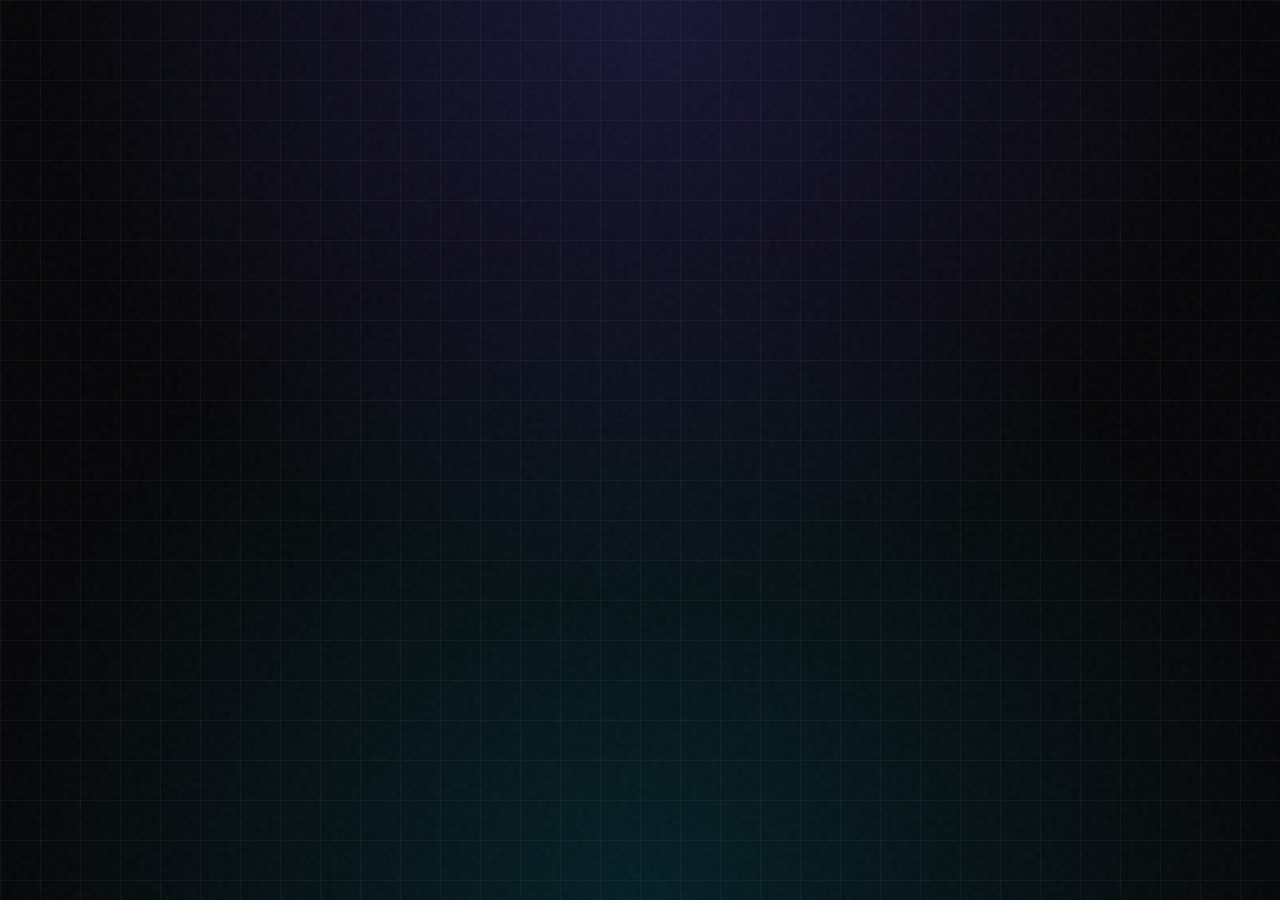
<file: projects.html>
<!doctype html>
<html lang="en">
<head>
<meta charset="utf-8" />
<meta name="viewport" content="width=device-width, initial-scale=1, viewport-fit=cover" />
<title>Projects · Bryce Koning</title>
<meta name="theme-color" content="#050608" />

<style>
  :root {
    --bg: #050608;
    --ink: #f0f4f8;
    --muted: #8b9bb4;
    --border: rgba(255, 255, 255, 0.1);

    --hi1: #6c5cff;
    --hi2: #00d2ff;

    --br: 24px;
    --ease: cubic-bezier(0.175, 0.885, 0.32, 1.275);
  }

  * { box-sizing: border-box; -webkit-tap-highlight-color: transparent; }

  html {
  scroll-behavior: smooth;
}

  html, body {
  height: 100%;
  margin: 0;
  overflow-x: hidden;
  overflow-y: auto;
}

  body {
    color: var(--ink);
    background-color: var(--bg);
    background-image:
      radial-gradient(circle at 50% 0%, rgba(108, 92, 255, 0.18), transparent 55%),
      radial-gradient(circle at 50% 100%, rgba(0, 210, 255, 0.12), transparent 60%),
      linear-gradient(rgba(255,255,255,0.04) 1px, transparent 1px),
      linear-gradient(90deg, rgba(255,255,255,0.04) 1px, transparent 1px);
    background-size:
      100% 100%,
      100% 100%,
      40px 40px,
      40px 40px;

    font-family: -apple-system, BlinkMacSystemFont, "Segoe UI", Roboto, Helvetica, sans-serif;
    display: flex;
    justify-content: center;
    align-items: center;
    padding: 20px;
    padding-bottom: env(safe-area-inset-bottom, 20px);
    animation: breathe 18s ease infinite;
  }

  @keyframes breathe {
    0% { background-position: 50% 0%, 50% 100%, 0 0, 0 0; }
    50% { background-position: 50% 8%, 50% 92%, 0 0, 0 0; }
    100% { background-position: 50% 0%, 50% 100%, 0 0, 0 0; }
  }

  .noise {
    position: fixed;
    inset: 0;
    pointer-events: none;
    z-index: 1;
    opacity: 0.04;
    background-image: url("data:image/svg+xml,%3Csvg viewBox='0 0 200 200' xmlns='http://www.w3.org/2000/svg'%3E%3Cfilter id='noiseFilter'%3E%3CfeTurbulence type='fractalNoise' baseFrequency='0.7' numOctaves='3' stitchTiles='stitch'/%3E%3C/filter%3E%3Crect width='100%25' height='100%25' filter='url(%23noiseFilter)'/%3E%3C/svg%3E");
  }

  .wrap {
    width: min(560px, 100%);
    position: relative;
    z-index: 2;
    opacity: 0;
    transform: translateY(20px);
    animation: slide-in 0.8s var(--ease) forwards;
  }

  @keyframes slide-in {
    to { opacity: 1; transform: translateY(0); }
  }

  .panel {
    border-radius: var(--br);
    padding: 32px 24px;
    background: rgba(20, 25, 35, 0.6);
    backdrop-filter: blur(30px) saturate(160%);
    border: 1px solid var(--border);
    box-shadow: 0 40px 80px -20px rgba(0,0,0,0.5);
  }

  header {
    display: flex;
    flex-direction: column;
    gap: 12px;
    margin-bottom: 24px;
  }

  .back {
    color: var(--muted);
    text-decoration: none;
    font-size: 13px;
    width: fit-content;
  }

  .back:hover {
    color: var(--ink);
  }

  h1 {
    margin: 0;
    font-size: 26px;
    font-weight: 700;
    letter-spacing: -0.02em;
  }

  .subtitle {
    color: var(--muted);
    font-size: 14px;
  }

  .projects {
    display: grid;
    gap: 14px;
    margin-top: 24px;
  }

  .project {
    padding: 18px 20px;
    border-radius: 18px;
    background: rgba(255,255,255,0.03);
    border: 1px solid rgba(255,255,255,0.06);
  }

  .project h2 {
    margin: 0 0 6px 0;
    font-size: 16px;
    font-weight: 600;
  }

  .project p {
    margin: 0;
    font-size: 14px;
    line-height: 1.45;
    color: var(--muted);
  }

  .stack {
    margin-top: 8px;
    font-size: 12px;
    font-family: ui-monospace, SFMono-Regular, Menlo, monospace;
    color: #aab6ff;
  }

  .footer {
    margin-top: 28px;
    text-align: center;
    font-size: 11px;
    color: var(--muted);
    opacity: 0.6;
  }

  @media (min-width: 768px) {
    .panel { padding: 40px 32px; }
    h1 { font-size: 30px; }
    .project h2 { font-size: 17px; }
    .project p { font-size: 15px; }
  }
  
  @media (max-width: 767px) {
  body {
    align-items: flex-start;
  }

  .wrap {
    margin-top: 12px;
  }
}
</style>
</head>

<body>
  <div class="noise" aria-hidden="true"></div>

  <main class="wrap">
    <div class="panel">
      <header>
        <a class="back" href="index.html">← Home</a>
        <h1>Projects</h1>
        <p class="subtitle">Internal tools, automation, and systems I’ve built</p>
      </header>

      <section class="projects">

        <div class="project">
          <h2>SPC Database & Search Tool</h2>
          <p>
            Replaced fragile Excel macros with a centralized, searchable database
            for quality data, inspection results, and test history.
          </p>
          <div class="stack">Python · SQLite · Streamlit</div>
        </div>

        <div class="project">
          <h2>Drawing OCR & Revision Extractor</h2>
          <p>
            Automated extraction of part numbers, revisions, and key specs from
            engineering PDFs to reduce manual entry errors.
          </p>
          <div class="stack">Python · OCR · OpenCV</div>
        </div>

        <div class="project">
          <h2>QC Training Matrix & Progress Tracker</h2>
          <p>
            Built a structured training and competency tracking system to support
            auditor leveling and ISO-aligned documentation.
          </p>
          <div class="stack">Excel · Forms · Process Design</div>
        </div>

        <div class="project">
          <h2>Manufacturing Data Utilities</h2>
          <p>
            Small internal apps for file parsing, report generation, and data cleanup
            used by operators without admin access.
          </p>
          <div class="stack">Python · GUI · Automation</div>
        </div>

      </section>

      <p class="footer">Made in Arizona 🌵 by me and 🤖's · 2025</p>
    </div>
  </main>
</body>
</html>
</file>
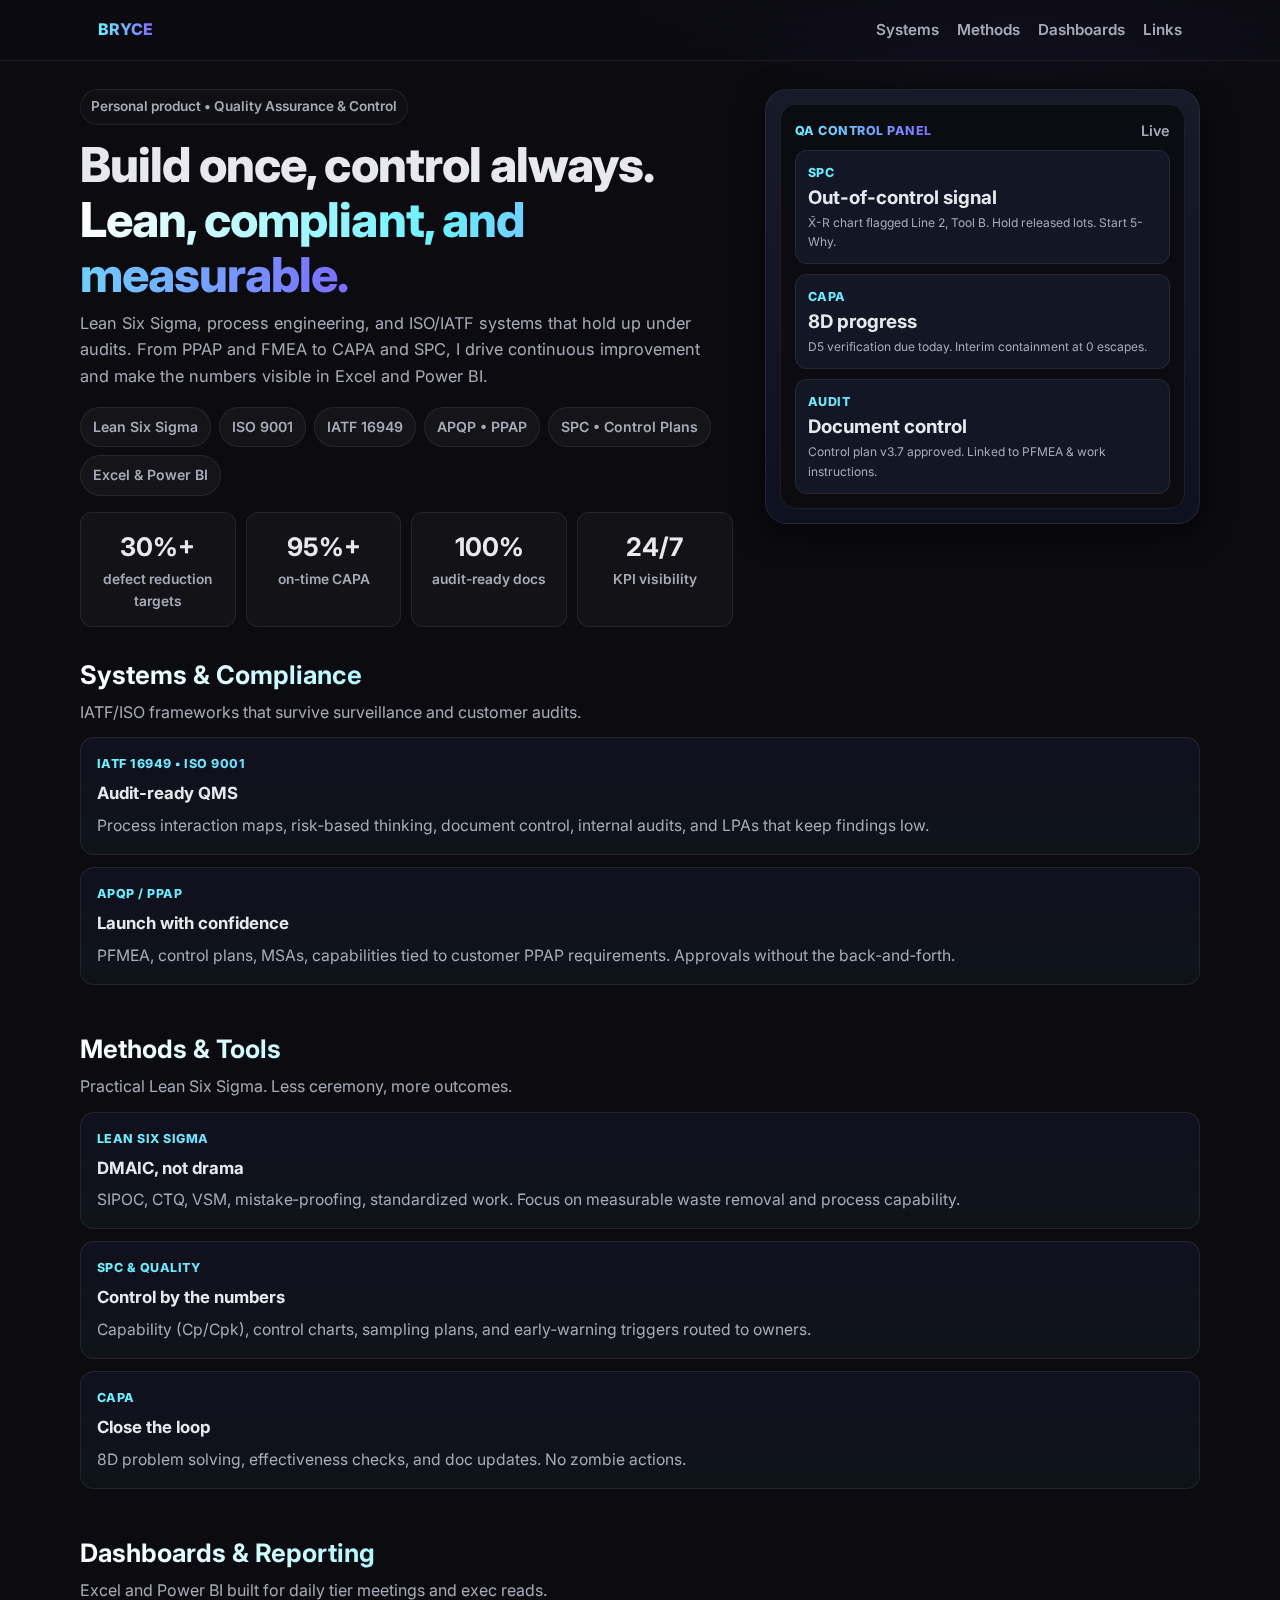
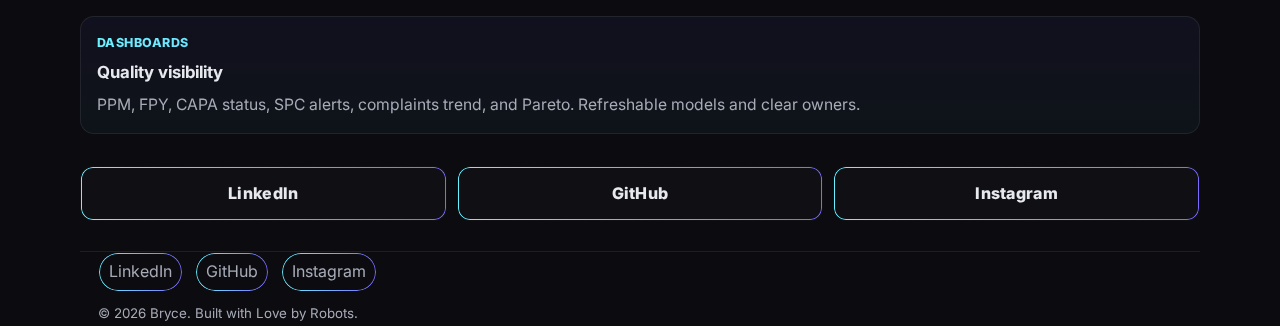
<file: qcspice.html>
<!DOCTYPE html>
<html lang="en">
<head>
  <meta charset="utf-8">
  <meta name="viewport" content="width=device-width, initial-scale=1">
  <title>Bryce's Site</title>
  <meta name="description" content="QA/QC leader blending Lean Six Sigma, ISO/IATF compliance, and pragmatic dashboards in Excel and Power BI.">
  <meta property="og:title" content="Bryce — Quality Assurance & Continuous Improvement">
  <meta property="og:description" content="Lean, compliant, and measurable. PPAP to SPC, CAPA to dashboards.">
  <meta property="og:type" content="website">
  <meta property="og:url" content="https://brycek.me">
  <meta name="theme-color" content="#0b0b0f">
  <link rel="preconnect" href="https://fonts.gstatic.com" crossorigin>
  <link href="https://fonts.googleapis.com/css2?family=Inter:wght@400;600;700;800&display=swap" rel="stylesheet">
  <style>
    :root{
      --bg:#0b0b10;
      --text:#e7e9ee;
      --muted:#a7abb7;
      --brand:#6cf1ff;
      --brand-2:#7b6cff;
      --card:#131624;
      --border:rgba(255,255,255,.08);
      --shadow:0 10px 30px rgba(0,0,0,.5);
      --glow:0 0 20px rgba(108,241,255,.35), 0 0 32px rgba(123,108,255,.25);
    }
    *{box-sizing:border-box;margin:0;padding:0}
    body{font-family:Inter,system-ui,-apple-system,Segoe UI,Roboto,Helvetica,Arial,sans-serif;background:radial-gradient(900px 500px at 80% -10%, rgba(124,104,255,.22), transparent 60%), radial-gradient(800px 500px at -10% -20%, rgba(108,241,255,.18), transparent 55%), var(--bg);color:var(--text);line-height:1.6}
    a{color:inherit;text-decoration:none}
    .container{max-width:1120px;margin:0 auto;padding:0 18px}
    /* Header */
    header{position:sticky;top:0;backdrop-filter:saturate(130%) blur(8px);background:linear-gradient(180deg, rgba(11,11,16,.75), rgba(11,11,16,.35) 70%, transparent);border-bottom:1px solid var(--border);z-index:30}
    .nav{display:flex;align-items:center;justify-content:space-between;height:60px}
    .brand{font-weight:800;letter-spacing:.3px}
    .brand span{background:linear-gradient(90deg,var(--brand),var(--brand-2));-webkit-background-clip:text;background-clip:text;color:transparent}
    nav ul{display:none;gap:18px;list-style:none}
    nav a{color:var(--muted);font-weight:600;font-size:.95rem}
    nav a:hover{color:var(--text)}
    /* Hero */
    .hero{padding:28px 0 24px}
    .hero-grid{display:grid;grid-template-columns:1fr;gap:20px;align-items:start}
    .eyebrow{display:inline-flex;align-items:center;gap:8px;padding:6px 10px;border:1px solid var(--border);border-radius:999px;color:var(--muted);font-weight:600;font-size:.85rem;background:rgba(255,255,255,.02)}
    .hero h1{font-size: clamp(1.9rem, 6vw, 3rem);line-height:1.15;margin:12px 0 8px;font-weight:800;letter-spacing:-.02em}
    .hero h1 .grad{background:linear-gradient(90deg,#fff 0%,var(--brand) 50%,var(--brand-2) 100%);-webkit-background-clip:text;background-clip:text;color:transparent}
    .lead{color:var(--muted);font-size:1.02rem;margin-bottom:18px}
    .pill-row{display:flex;flex-wrap:wrap;gap:8px;margin:10px 0 16px}
    .pill{padding:8px 12px;border-radius:999px;background:rgba(255,255,255,.04);border:1px solid var(--border);font-weight:600;color:var(--muted);font-size:.88rem}
    .device{position:relative;background:linear-gradient(180deg,#161a29,#0e1120);border:1px solid var(--border);border-radius:22px;padding:14px;box-shadow:var(--shadow);}
    .screen{background:linear-gradient(180deg,#0b0b12,#0b0b10);border:1px solid var(--border);border-radius:16px;padding:14px;min-height:280px;display:grid;grid-template-rows:auto 1fr}
    .screen .status{display:flex;align-items:center;justify-content:space-between;color:var(--muted);font-weight:600;font-size:.9rem}
    .card{background:var(--card);border:1px solid var(--border);border-radius:12px;padding:12px}
    .list{display:grid;gap:10px;margin-top:8px}
    .tag{font-size:.78rem;font-weight:800;letter-spacing:.04em;text-transform:uppercase;
         background:linear-gradient(90deg,var(--brand),var(--brand-2));-webkit-background-clip:text;background-clip:text;color:transparent}
    /* KPIs */
    .stats{display:grid;grid-template-columns:1fr 1fr;gap:10px;margin:16px 0 6px}
    .kpi{background:rgba(255,255,255,.03);border:1px solid var(--border);border-radius:12px;padding:14px;text-align:center}
    .kpi strong{font-size:1.3rem}
    .kpi span{display:block;color:var(--muted);font-weight:600;font-size:.86rem}
    /* Sections */
    .section{padding:22px 0}
    .section h2{font-size:1.4rem;margin-bottom:10px;
      background:linear-gradient(90deg,#fff 0%,var(--brand) 50%,var(--brand-2) 100%);
      -webkit-background-clip:text;background-clip:text;color:transparent}
    .section .sub{color:var(--muted);margin:-6px 0 12px}
    /* Stacks */
    .stack{display:grid;gap:12px}
    .feature{background:linear-gradient(180deg, rgba(124,104,255,.06), rgba(108,241,255,.04));border:1px solid var(--border);border-radius:14px;padding:16px}
    .feature h3{font-size:1.05rem;margin:6px 0}
    .feature p{color:var(--muted);font-size:.98rem}
    .feature .tagrow{display:flex;gap:8px;flex-wrap:wrap;margin-top:8px}
    .micro{font-size:.75rem;color:var(--muted)}
    /* Links grid with glow */
    .links{padding:10px 0 6px;display:grid;grid-template-columns:1fr;gap:10px}
    .linkcard{
      position:relative;display:flex;align-items:center;justify-content:center;padding:14px;
      border-radius:12px;background:rgba(255,255,255,.02);
      font-weight:800;letter-spacing:.02em;
      border:1px solid transparent;
    }
    .linkcard::before{
      content:"";position:absolute;inset:0;border-radius:12px;padding:1px;
      background:linear-gradient(90deg,var(--brand),var(--brand-2));
      -webkit-mask: 
        linear-gradient(#000 0 0) content-box, 
        linear-gradient(#000 0 0);
      -webkit-mask-composite: xor; mask-composite: exclude;
    }
    .linkcard:hover{box-shadow:var(--glow)}
    /* Footer */
    footer{margin:28px 0 22px;border-top:1px solid var(--border);padding-top:14px;color:var(--muted)}
    .social{display:flex;gap:12px;flex-wrap:wrap;margin-bottom:8px}
    .social a{position:relative;padding:6px 10px;border-radius:999px;border:1px solid transparent}
    .social a::before{
      content:"";position:absolute;inset:0;border-radius:999px;padding:1px;
      background:linear-gradient(90deg,var(--brand),var(--brand-2));
      -webkit-mask: 
        linear-gradient(#000 0 0) content-box, 
        linear-gradient(#000 0 0);
      -webkit-mask-composite: xor; mask-composite: exclude;
    }
    .social a:hover{box-shadow:var(--glow)}
    /* Desktop tweaks */
    @media (min-width: 900px){
      nav ul{display:flex}
      .hero-grid{grid-template-columns:1.2fr .8fr;gap:32px}
      .stats{grid-template-columns:repeat(4,1fr)}
      .links{grid-template-columns:repeat(3,1fr)}
      .section h2{font-size:1.6rem}
      .kpi strong{font-size:1.6rem}
    }
  </style>
</head>
<body>
  <header>
    <div class="container nav">
      <a class="brand" href="#"><span>BRYCE</span></a>
      <nav>
        <ul>
          <li><a href="#systems">Systems</a></li>
          <li><a href="#methods">Methods</a></li>
          <li><a href="#reporting">Dashboards</a></li>
          <li><a href="#links">Links</a></li>
        </ul>
      </nav>
    </div>
  </header>

  <main class="container hero">
    <div class="hero-grid">
      <section>
        <span class="eyebrow">Personal product • Quality Assurance & Control</span>
        <h1>Build once, control always.<br><span class="grad">Lean, compliant, and measurable.</span></h1>
        <p class="lead">Lean Six Sigma, process engineering, and ISO/IATF systems that hold up under audits. From PPAP and FMEA to CAPA and SPC, I drive continuous improvement and make the numbers visible in Excel and Power BI.</p>
        <div class="pill-row">
          <span class="pill">Lean Six Sigma</span><span class="pill">ISO 9001</span><span class="pill">IATF 16949</span>
          <span class="pill">APQP • PPAP</span><span class="pill">SPC • Control Plans</span><span class="pill">Excel & Power BI</span>
        </div>
        <div class="stats">
          <div class="kpi"><strong>30%+</strong><span>defect reduction targets</span></div>
          <div class="kpi"><strong>95%+</strong><span>on-time CAPA</span></div>
          <div class="kpi"><strong>100%</strong><span>audit-ready docs</span></div>
          <div class="kpi"><strong>24/7</strong><span>KPI visibility</span></div>
        </div>
      </section>

      <aside class="device" aria-label="Preview">
        <div class="screen">
          <div class="status">
            <span class="tag">QA Control Panel</span><span>Live</span>
          </div>
          <div class="list">
            <div class="card">
              <div class="tag">SPC</div>
              <h3>Out-of-control signal</h3>
              <p class="micro">X̄-R chart flagged Line 2, Tool B. Hold released lots. Start 5-Why.</p>
            </div>
            <div class="card">
              <div class="tag">CAPA</div>
              <h3>8D progress</h3>
              <p class="micro">D5 verification due today. Interim containment at 0 escapes.</p>
            </div>
            <div class="card">
              <div class="tag">Audit</div>
              <h3>Document control</h3>
              <p class="micro">Control plan v3.7 approved. Linked to PFMEA & work instructions.</p>
            </div>
          </div>
        </div>
      </aside>
    </div>

    <!-- GROUPED CAPABILITIES -->
    <section id="systems" class="section">
      <h2>Systems & Compliance</h2>
      <p class="sub">IATF/ISO frameworks that survive surveillance and customer audits.</p>
      <div class="stack">
        <div class="feature">
          <div class="tag">IATF 16949 • ISO 9001</div>
          <h3>Audit‑ready QMS</h3>
          <p>Process interaction maps, risk‑based thinking, document control, internal audits, and LPAs that keep findings low.</p>
        </div>
        <div class="feature">
          <div class="tag">APQP / PPAP</div>
          <h3>Launch with confidence</h3>
          <p>PFMEA, control plans, MSAs, capabilities tied to customer PPAP requirements. Approvals without the back‑and‑forth.</p>
        </div>
      </div>
    </section>

    <section id="methods" class="section">
      <h2>Methods & Tools</h2>
      <p class="sub">Practical Lean Six Sigma. Less ceremony, more outcomes.</p>
      <div class="stack">
        <div class="feature">
          <div class="tag">Lean Six Sigma</div>
          <h3>DMAIC, not drama</h3>
          <p>SIPOC, CTQ, VSM, mistake‑proofing, standardized work. Focus on measurable waste removal and process capability.</p>
        </div>
        <div class="feature">
          <div class="tag">SPC & Quality</div>
          <h3>Control by the numbers</h3>
          <p>Capability (Cp/Cpk), control charts, sampling plans, and early‑warning triggers routed to owners.</p>
        </div>
        <div class="feature">
          <div class="tag">CAPA</div>
          <h3>Close the loop</h3>
          <p>8D problem solving, effectiveness checks, and doc updates. No zombie actions.</p>
        </div>
      </div>
    </section>

    <section id="reporting" class="section">
      <h2>Dashboards & Reporting</h2>
      <p class="sub">Excel and Power BI built for daily tier meetings and exec reads.</p>
      <div class="stack">
        <div class="feature">
          <div class="tag">Dashboards</div>
          <h3>Quality visibility</h3>
          <p>PPM, FPY, CAPA status, SPC alerts, complaints trend, and Pareto. Refreshable models and clear owners.</p>
        </div>
      </div>
    </section>

    <!-- Link-in-bio -->
    <section id="links" class="links">
      <a class="linkcard" target="_blank" rel="noopener" href="https://www.linkedin.com/in/brycek">LinkedIn</a>
      <a class="linkcard" target="_blank" rel="noopener" href="https://github.com/bk-007">GitHub</a>
      <a class="linkcard" target="_blank" rel="noopener" href="https://www.instagram.com/brycekoning">Instagram</a>
    </section>
  </main>

  <footer class="container">
    <div class="social">
      <a href="https://www.linkedin.com/in/brycek" target="_blank" rel="noopener">LinkedIn</a>
      <a href="https://github.com/bk-007" target="_blank" rel="noopener">GitHub</a>
      <a href="https://instagram.com/brycekoning" target="_blank" rel="noopener">Instagram</a>
    </div>
    <small>© <script>document.write(new Date().getFullYear())</script> Bryce. Built with Love by Robots.</small>
  </footer>
</body>
</html>
</file>
